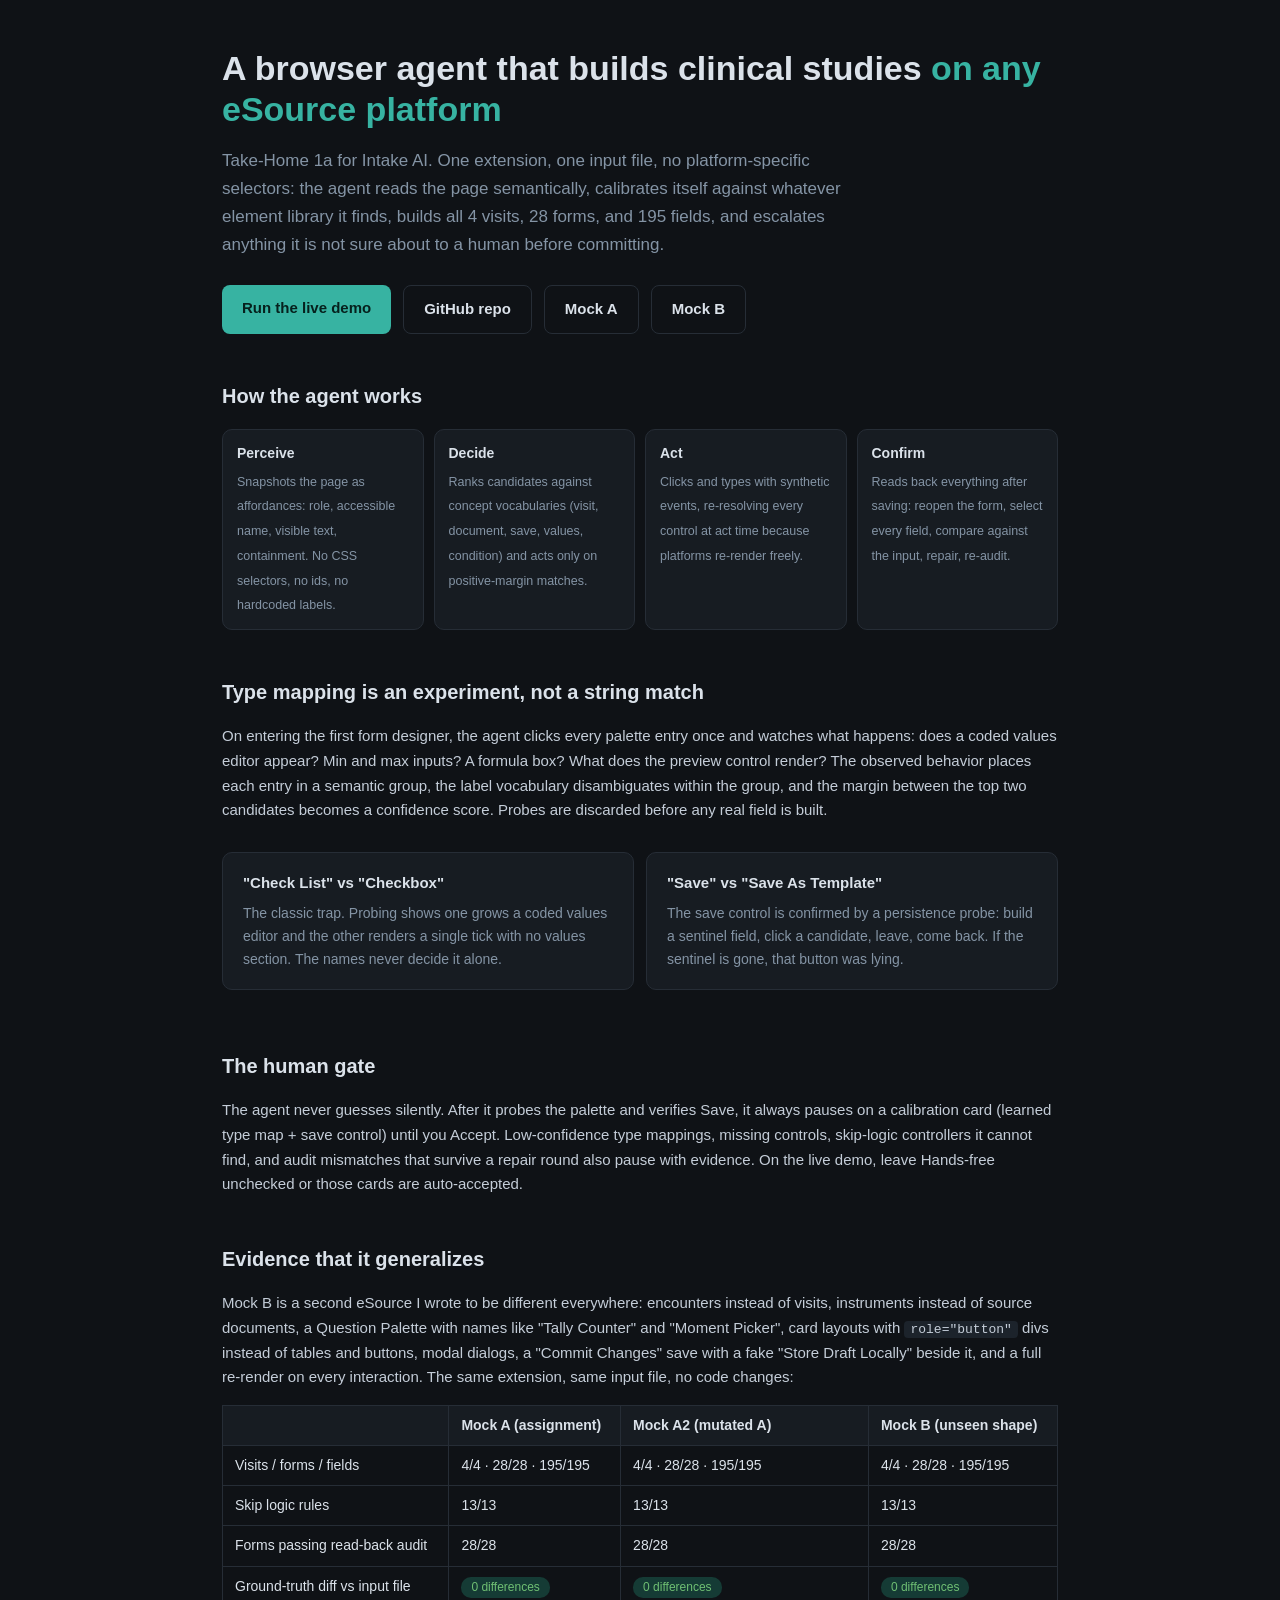
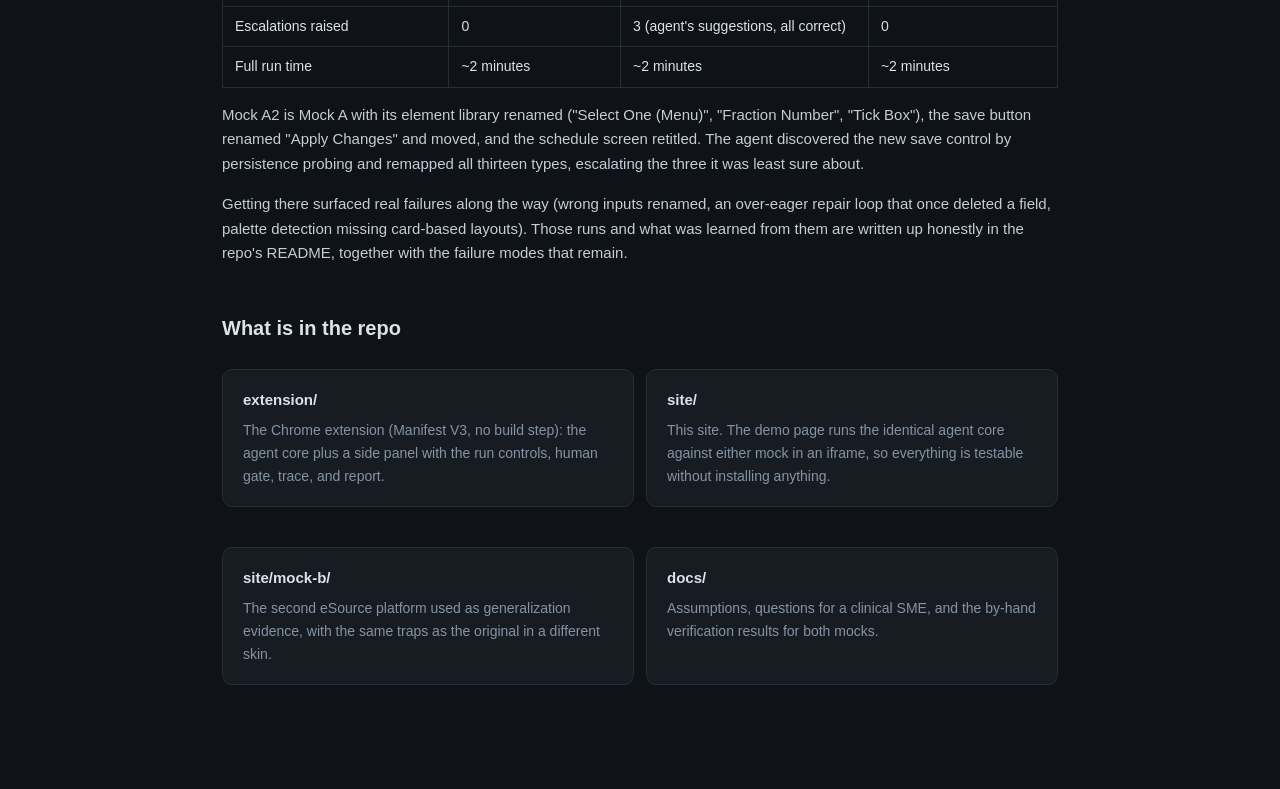
<file: site/index.html>
<!doctype html>
<html lang="en">
<head>
<meta charset="utf-8">
<meta name="viewport" content="width=device-width, initial-scale=1">
<title>Intake Study Builder Agent</title>
<style>
:root {
  --bg:#0f1216; --card:#171c22; --line:#262d36; --text:#dbe2ea; --muted:#8494a5;
  --accent:#37b3a2; --warn:#e6b04a; --good:#6fbf73;
}
* { box-sizing:border-box; }
body { margin:0; background:var(--bg); color:var(--text); font:15px/1.65 -apple-system,"Segoe UI",Roboto,sans-serif; }
.wrap { max-width:880px; margin:0 auto; padding:48px 22px 90px; }
h1 { font-size:34px; line-height:1.2; margin:0 0 10px; }
h1 .accent { color:var(--accent); }
.lede { color:var(--muted); font-size:17px; max-width:640px; }
.cta { margin:26px 0 40px; display:flex; gap:12px; flex-wrap:wrap; }
.cta a { text-decoration:none; padding:11px 20px; border-radius:8px; font-weight:600; }
.cta a.primary { background:var(--accent); color:#06211d; }
.cta a.ghost { border:1px solid var(--line); color:var(--text); }
h2 { font-size:20px; margin:46px 0 10px; }
p, li { color:#c4cdd8; }
.card { background:var(--card); border:1px solid var(--line); border-radius:10px; padding:18px 20px; margin:14px 0; }
.card h3 { margin:0 0 6px; font-size:15px; }
.card p { margin:6px 0 0; font-size:14px; color:var(--muted); }
.grid { display:grid; grid-template-columns:1fr 1fr; gap:12px; }
@media (max-width:700px){ .grid { grid-template-columns:1fr; } }
table { border-collapse:collapse; width:100%; font-size:14px; margin:10px 0; }
th, td { border:1px solid var(--line); padding:8px 12px; text-align:left; }
th { background:var(--card); }
code { background:#1c232b; border-radius:4px; padding:1px 6px; font-size:13px; }
.pill { display:inline-block; padding:1px 10px; border-radius:10px; font-size:12px; background:#153b35; color:var(--good); }
a { color:var(--accent); }
.flow { display:grid; grid-template-columns:repeat(4,1fr); gap:10px; margin:16px 0; }
.flow .step { background:var(--card); border:1px solid var(--line); border-radius:10px; padding:12px 14px; }
.flow b { display:block; margin-bottom:4px; font-size:14px; }
.flow span { font-size:12.5px; color:var(--muted); }
@media (max-width:700px){ .flow { grid-template-columns:1fr 1fr; } }
</style>
</head>
<body>
<div class="wrap">
  <h1>A browser agent that builds clinical studies <span class="accent">on any eSource platform</span></h1>
  <p class="lede">Take-Home 1a for Intake AI. One extension, one input file, no platform-specific selectors: the agent reads the page semantically, calibrates itself against whatever element library it finds, builds all 4 visits, 28 forms, and 195 fields, and escalates anything it is not sure about to a human before committing.</p>
  <div class="cta">
    <a class="primary" href="demo.html">Run the live demo</a>
    <a class="ghost" href="https://github.com/aravinds-kannappan/intake-ai-1a" target="_blank" rel="noreferrer">GitHub repo</a>
    <a class="ghost" href="mock-a/index.html" target="_blank" rel="noreferrer">Mock A</a>
    <a class="ghost" href="mock-b/index.html" target="_blank" rel="noreferrer">Mock B</a>
  </div>

  <h2>How the agent works</h2>
  <div class="flow">
    <div class="step"><b>Perceive</b><span>Snapshots the page as affordances: role, accessible name, visible text, containment. No CSS selectors, no ids, no hardcoded labels.</span></div>
    <div class="step"><b>Decide</b><span>Ranks candidates against concept vocabularies (visit, document, save, values, condition) and acts only on positive-margin matches.</span></div>
    <div class="step"><b>Act</b><span>Clicks and types with synthetic events, re-resolving every control at act time because platforms re-render freely.</span></div>
    <div class="step"><b>Confirm</b><span>Reads back everything after saving: reopen the form, select every field, compare against the input, repair, re-audit.</span></div>
  </div>

  <h2>Type mapping is an experiment, not a string match</h2>
  <p>On entering the first form designer, the agent clicks every palette entry once and watches what happens: does a coded values editor appear? Min and max inputs? A formula box? What does the preview control render? The observed behavior places each entry in a semantic group, the label vocabulary disambiguates within the group, and the margin between the top two candidates becomes a confidence score. Probes are discarded before any real field is built.</p>
  <div class="grid">
    <div class="card"><h3>"Check List" vs "Checkbox"</h3><p>The classic trap. Probing shows one grows a coded values editor and the other renders a single tick with no values section. The names never decide it alone.</p></div>
    <div class="card"><h3>"Save" vs "Save As Template"</h3><p>The save control is confirmed by a persistence probe: build a sentinel field, click a candidate, leave, come back. If the sentinel is gone, that button was lying.</p></div>
  </div>

  <h2>The human gate</h2>
  <p>The agent never guesses silently. After it probes the palette and verifies Save, it always pauses on a calibration card (learned type map + save control) until you Accept. Low-confidence type mappings, missing controls, skip-logic controllers it cannot find, and audit mismatches that survive a repair round also pause with evidence. On the live demo, leave Hands-free unchecked or those cards are auto-accepted.</p>

  <h2>Evidence that it generalizes</h2>
  <p>Mock B is a second eSource I wrote to be different everywhere: encounters instead of visits, instruments instead of source documents, a Question Palette with names like "Tally Counter" and "Moment Picker", card layouts with <code>role="button"</code> divs instead of tables and buttons, modal dialogs, a "Commit Changes" save with a fake "Store Draft Locally" beside it, and a full re-render on every interaction. The same extension, same input file, no code changes:</p>
  <table>
    <tr><th></th><th>Mock A (assignment)</th><th>Mock A2 (mutated A)</th><th>Mock B (unseen shape)</th></tr>
    <tr><td>Visits / forms / fields</td><td>4/4 · 28/28 · 195/195</td><td>4/4 · 28/28 · 195/195</td><td>4/4 · 28/28 · 195/195</td></tr>
    <tr><td>Skip logic rules</td><td>13/13</td><td>13/13</td><td>13/13</td></tr>
    <tr><td>Forms passing read-back audit</td><td>28/28</td><td>28/28</td><td>28/28</td></tr>
    <tr><td>Ground-truth diff vs input file</td><td><span class="pill">0 differences</span></td><td><span class="pill">0 differences</span></td><td><span class="pill">0 differences</span></td></tr>
    <tr><td>Escalations raised</td><td>0</td><td>3 (agent's suggestions, all correct)</td><td>0</td></tr>
    <tr><td>Full run time</td><td>~2 minutes</td><td>~2 minutes</td><td>~2 minutes</td></tr>
  </table>
  <p>Mock A2 is Mock A with its element library renamed ("Select One (Menu)", "Fraction Number", "Tick Box"), the save button renamed "Apply Changes" and moved, and the schedule screen retitled. The agent discovered the new save control by persistence probing and remapped all thirteen types, escalating the three it was least sure about.</p>
  <p>Getting there surfaced real failures along the way (wrong inputs renamed, an over-eager repair loop that once deleted a field, palette detection missing card-based layouts). Those runs and what was learned from them are written up honestly in the repo's README, together with the failure modes that remain.</p>

  <h2>What is in the repo</h2>
  <div class="grid">
    <div class="card"><h3>extension/</h3><p>The Chrome extension (Manifest V3, no build step): the agent core plus a side panel with the run controls, human gate, trace, and report.</p></div>
    <div class="card"><h3>site/</h3><p>This site. The demo page runs the identical agent core against either mock in an iframe, so everything is testable without installing anything.</p></div>
    <div class="card"><h3>site/mock-b/</h3><p>The second eSource platform used as generalization evidence, with the same traps as the original in a different skin.</p></div>
    <div class="card"><h3>docs/</h3><p>Assumptions, questions for a clinical SME, and the by-hand verification results for both mocks.</p></div>
  </div>
</div>
</body>
</html>
</file>
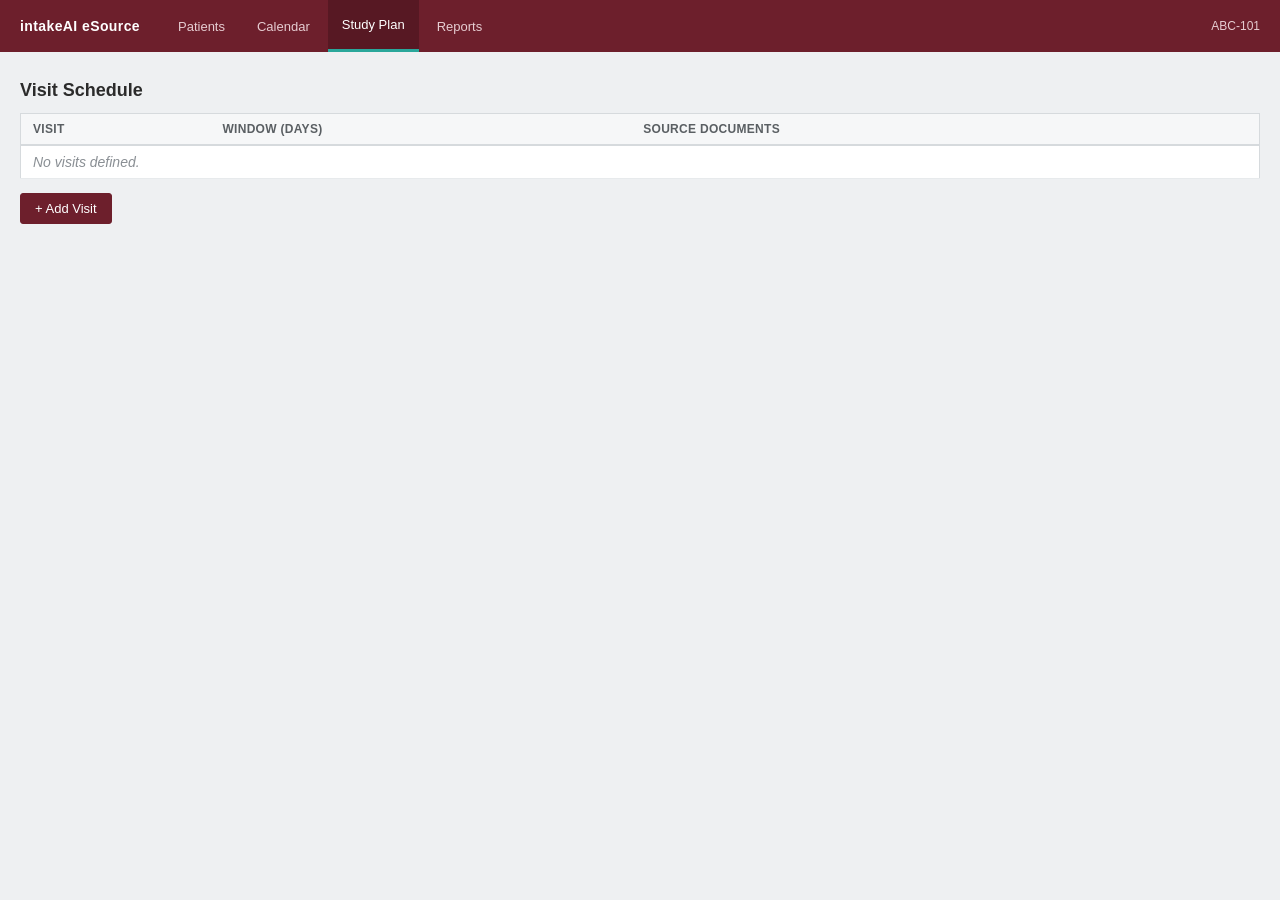
<file: site/mock-a/index.html>
<!doctype html>
<html lang="en">
  <head>
    <meta charset="UTF-8" />
    <meta name="viewport" content="width=device-width, initial-scale=1.0" />
    <title>intakeAI eSource — Mock A</title>
    <script type="module" crossorigin src="./assets/index-BrDr0NgD.js"></script>
    <link rel="stylesheet" crossorigin href="./assets/index-DS8niWJP.css">
  </head>
  <body>
    <div id="root"></div>
  </body>
</html>
</file>
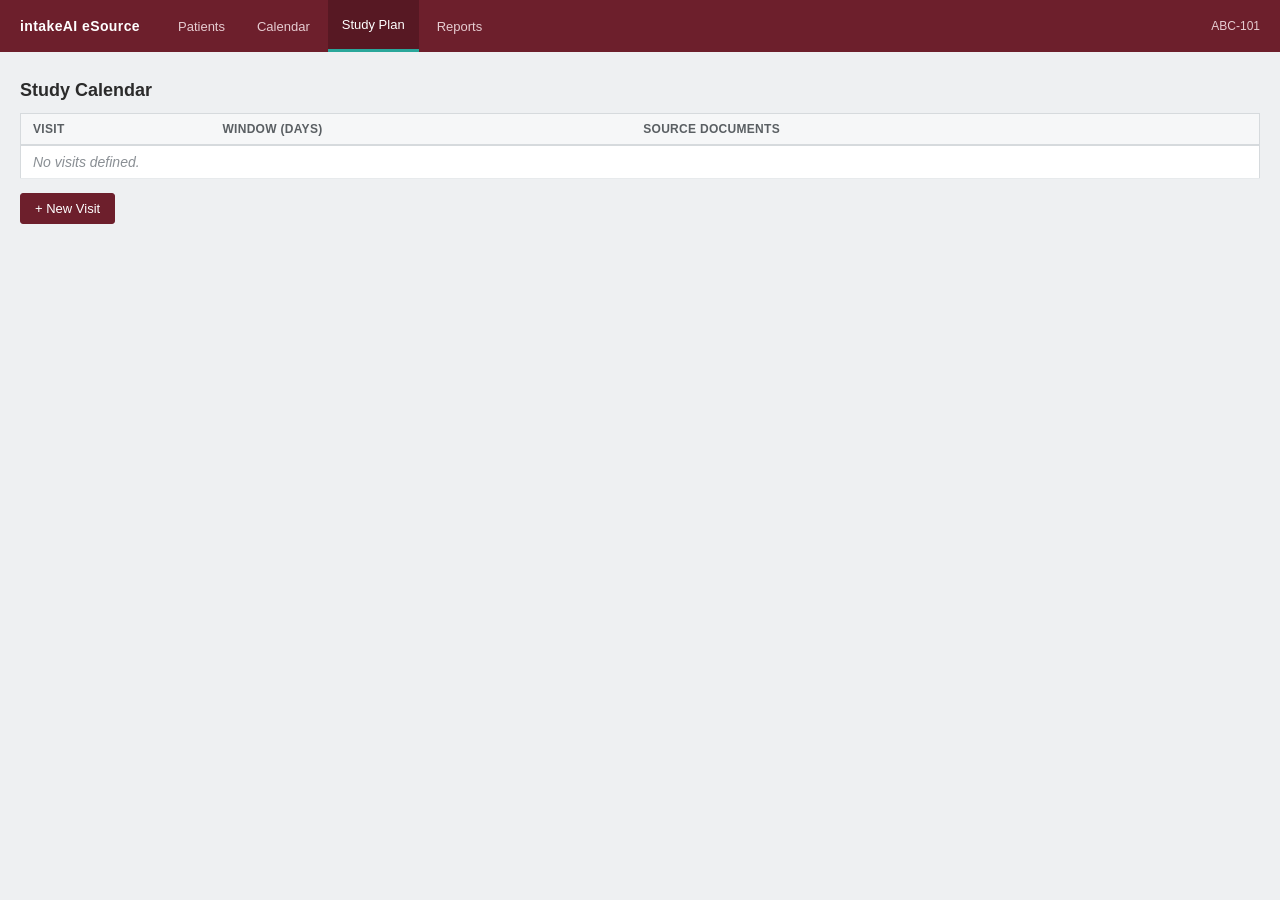
<file: site/mock-a2/index.html>
<!doctype html>
<html lang="en">
  <head>
    <meta charset="UTF-8" />
    <meta name="viewport" content="width=device-width, initial-scale=1.0" />
    <title>intakeAI eSource — Mock A</title>
    <script type="module" crossorigin src="./assets/index-Ca2R6UKJ.js"></script>
    <link rel="stylesheet" crossorigin href="./assets/index-DS8niWJP.css">
  </head>
  <body>
    <div id="root"></div>
  </body>
</html>
</file>
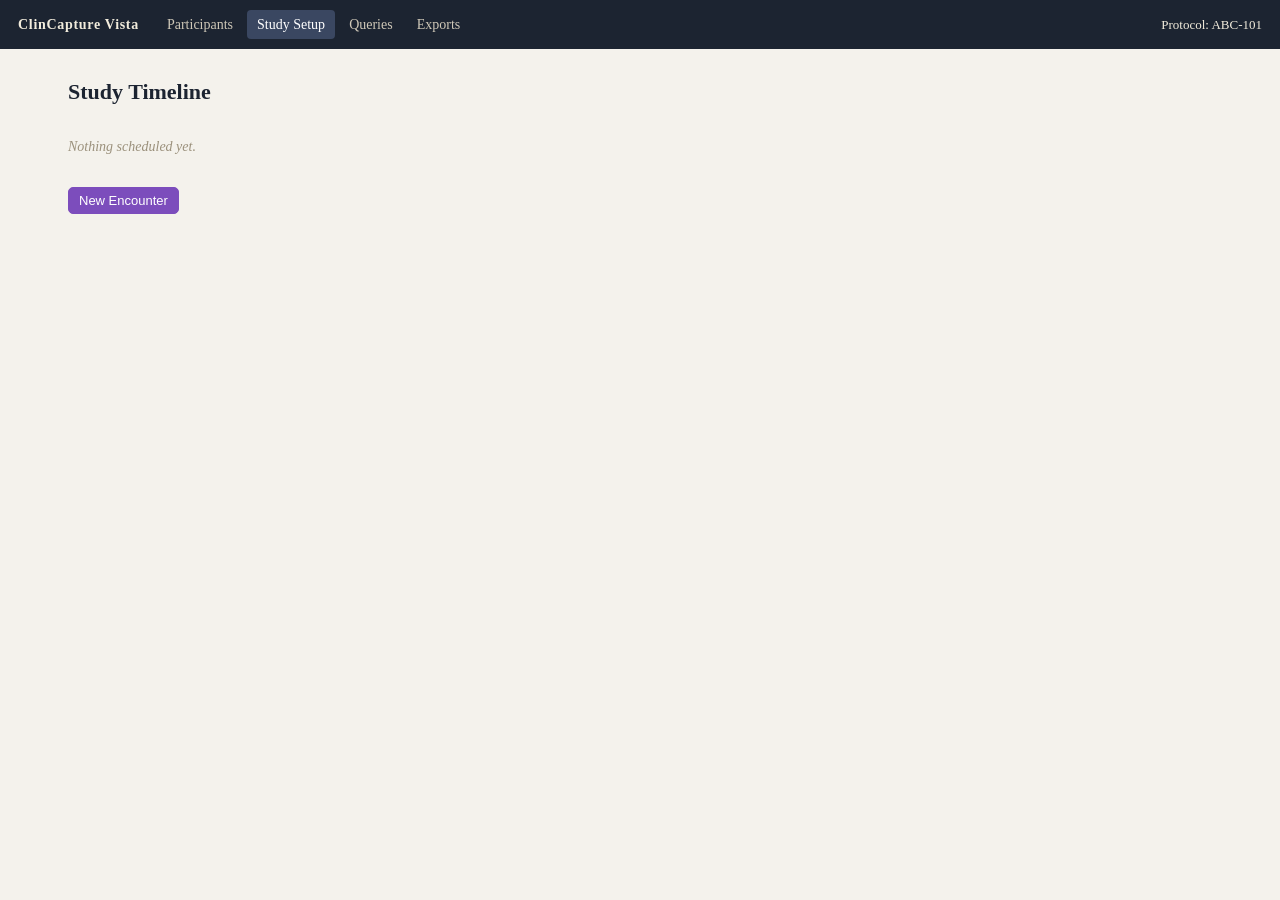
<file: site/mock-b/index.html>
<!doctype html>
<html lang="en">
<head>
<meta charset="utf-8">
<title>ClinCapture Vista — Mock B</title>
<style>
  :root { --ink:#1c2431; --paper:#f4f2ec; --card:#ffffff; --line:#d8d2c4; --pri:#7c4dbc; --acc:#2f6f4f; --warn:#a33; }
  * { box-sizing: border-box; }
  body { margin:0; font: 14px/1.5 Georgia, 'Times New Roman', serif; background: var(--paper); color: var(--ink); }
  .topbar { background: var(--ink); color:#f2ecdc; display:flex; align-items:center; gap:18px; padding: 10px 18px; }
  .topbar .logo { font-weight:bold; letter-spacing:.05em; }
  .topbar nav { display:flex; gap:4px; }
  .topbar nav [role="button"] { padding:4px 10px; border-radius:4px; cursor:pointer; color:#cfc8b8; }
  .topbar nav [role="button"].on { background:#3a4761; color:#fff; }
  main { max-width: 1180px; margin: 0 auto; padding: 22px 18px 80px; }
  h1 { font-size: 22px; margin: 4px 0 14px; }
  h2 { font-size: 17px; }
  .cardgrid { display:grid; grid-template-columns:repeat(auto-fill,minmax(230px,1fr)); gap:12px; }
  .enc-card, .inst-card { background:var(--card); border:1px solid var(--line); border-radius:8px; padding:12px 14px; }
  .enc-card [role="button"].title { color:var(--pri); font-size:16px; cursor:pointer; text-decoration:underline; }
  .chip { display:inline-block; font-size:11px; font-family: sans-serif; padding:1px 8px; border-radius:9px; background:#e5e0d2; margin-left:6px;}
  .chip.locked { background:#d9ecdf; color:var(--acc); }
  .rowbtns { margin-top:8px; display:flex; gap:6px; flex-wrap:wrap; }
  [role="button"].btn, button.btn { font: 13px sans-serif; background:#efece2; border:1px solid var(--line); border-radius:5px; padding:5px 10px; cursor:pointer; display:inline-block; }
  .btn.primary { background:var(--pri); border-color:var(--pri); color:#fff; }
  .btn.go { background:var(--acc); border-color:var(--acc); color:#fff; }
  .btn.quiet { background:transparent; }
  .modal-back { position:fixed; inset:0; background:rgba(20,16,10,.45); display:flex; align-items:center; justify-content:center; }
  .modal { background:var(--card); border-radius:10px; padding:18px 20px; width:430px; box-shadow:0 18px 50px rgba(0,0,0,.35); }
  .modal label, .setup label { display:block; margin:10px 0 2px; font: 12px sans-serif; color:#5a5240; }
  .modal input[type="text"], .modal input[type="number"], .setup input[type="text"], .setup select {
    width:100%; padding:6px 8px; border:1px solid var(--line); border-radius:5px; font:13px sans-serif; background:#fff; }
  .modal .foot { margin-top:14px; display:flex; gap:8px; justify-content:flex-end; }
  .designer { display:grid; grid-template-columns: 205px 1fr 300px; gap:14px; }
  .palette, .setup { background:var(--card); border:1px solid var(--line); border-radius:8px; padding:10px 12px; align-self:start; }
  .palette h3, .setup h3 { margin:2px 0 8px; font:bold 13px sans-serif; text-transform:uppercase; letter-spacing:.06em; color:#6b614c; }
  .palette [role="button"] { display:block; padding:6px 8px; margin:3px 0; border:1px dashed var(--line); border-radius:5px; cursor:pointer; font:13px sans-serif; background:#faf8f2; }
  .palette [role="button"]:hover { border-color:var(--pri); }
  .palette .ghosty { color:#9b917c; }
  .canvas { min-height:300px; }
  .qcard { background:var(--card); border:1px solid var(--line); border-radius:8px; padding:10px 14px; margin-bottom:10px; cursor:pointer; }
  .qcard.sel { border-color:var(--pri); box-shadow:0 0 0 2px #e4d8f5; }
  .qcard .qtitle { font-weight:bold; }
  .qcard .qmeta { font:11px sans-serif; color:#8b806a; margin-left:8px; }
  .qcard .qprev { margin-top:6px; }
  .qcard .qprev input, .qcard .qprev select, .qcard .qprev textarea { font:13px sans-serif; padding:4px 6px; border:1px solid var(--line); border-radius:4px; }
  .pillrow [role="button"] { display:inline-block; border:1px solid var(--line); border-radius:12px; padding:2px 12px; margin-right:6px; font:12px sans-serif; }
  fieldset { border:1px solid var(--line); border-radius:6px; margin-top:12px; }
  legend { font:bold 11px sans-serif; text-transform:uppercase; letter-spacing:.05em; color:#6b614c; padding:0 4px; }
  .vrow { display:grid; grid-template-columns:1fr 1.4fr auto; gap:6px; margin-bottom:6px; align-items:end; }
  .toolbar { display:flex; align-items:center; gap:10px; margin-bottom:14px; }
  .toolbar .title { font-size:18px; font-weight:bold; }
  .toolbar .spacer { flex:1; }
  .toast { position:fixed; right:18px; bottom:18px; background:var(--ink); color:#f5efe0; padding:9px 16px; border-radius:7px; font:13px sans-serif; }
  .crumb { font:12px sans-serif; color:#877c64; margin-bottom:8px; }
  .empty { color:#9b917c; font-style:italic; }
</style>
</head>
<body>
<div id="app"></div>
<script>
'use strict';
/*
 * Mock B — "ClinCapture Vista". A deliberately different eSource surface for
 * generalization testing: different words for everything (Encounters,
 * Instruments, Questions, a Question Palette), different DOM (role=button
 * divs, cards instead of tables, modal dialogs), different save flow
 * ("Commit Changes", with a fake "Store Draft Locally" beside it), and a
 * palette in a different order with different names. Same traps as Mock A:
 * navigation discards the working copy, the fake save persists nothing,
 * Lock refuses while dirty, and an inert import entry sits in the palette.
 */
let seq = 0;
const nid = (p) => p + (++seq);

const TYPES = [
  { key: 'shortans', label: 'Short Answer',   canonical: 'text' },
  { key: 'meas',     label: 'Measurement',    canonical: 'decimal' },
  { key: 'yesno',    label: 'Yes or No',      canonical: 'boolean' },
  { key: 'menu',     label: 'Selector Menu',  canonical: 'single_select' },
  { key: 'day',      label: 'Day Picker',     canonical: 'date' },
  { key: 'pickseveral', label: 'Pick Several', canonical: 'multi_select' },
  { key: 'tick',     label: 'Single Tick',    canonical: 'checkbox' },
  { key: 'tally',    label: 'Tally Counter',  canonical: 'integer' },
  { key: 'moment',   label: 'Moment Picker',  canonical: 'datetime' },
  { key: 'optbtn',   label: 'Option Buttons', canonical: 'radio' },
  { key: 'longans',  label: 'Long Answer',    canonical: 'textarea' },
  { key: 'clock',    label: 'Clock Reading',  canonical: 'time' },
  { key: 'computed', label: 'Computed Value', canonical: 'calculated' },
];
const typeOf = (key) => TYPES.find((t) => t.key === key);
const CODED = new Set(['menu', 'pickseveral', 'optbtn']);
const RANGED = new Set(['tally', 'meas']);

const state = {
  study: { name: 'ABC-101', visits: [] },
  route: { kind: 'timeline' },
  modal: null,          // {kind:'encounter'|'instrument', draft:{}}
  working: null,        // deep copy of instrument under design
  workingVisitId: null,
  dirty: false,
  selectedQ: null,
  toast: null,
};

const copy = (o) => JSON.parse(JSON.stringify(o));

function resetAll() {
  seq = 0;
  state.study = { name: 'ABC-101', visits: [] };
  state.route = { kind: 'timeline' };
  state.modal = null; state.working = null; state.workingVisitId = null;
  state.dirty = false; state.selectedQ = null; state.toast = null;
  render();
}

// Navigation discards everything unsaved, without asking.
function go(route) {
  state.route = route;
  state.modal = null; state.working = null; state.workingVisitId = null;
  state.dirty = false; state.selectedQ = null; state.toast = null;
  render();
}

function toast(msg) { state.toast = msg; render(); }

// ── helpers ──────────────────────────────────────────────────────────────────
function el(tag, attrs = {}, kids = []) {
  const n = document.createElement(tag);
  for (const [k, v] of Object.entries(attrs)) {
    if (k === 'onclick') n.addEventListener('click', v);
    else if (k === 'oninput') n.addEventListener('input', v);
    else if (k === 'onchange') n.addEventListener('change', v);
    else n.setAttribute(k, v);
  }
  for (const kid of kids) n.append(kid);
  return n;
}
const btn = (label, cls, onclick) => el('div', { role: 'button', tabindex: '0', class: 'btn ' + cls, onclick }, [label]);

// ── screens ──────────────────────────────────────────────────────────────────
function render() {
  const app = document.getElementById('app');
  app.replaceChildren(chrome_(), el('main', {}, screen()), ...(state.toast ? [el('div', { class: 'toast', role: 'status' }, [state.toast])] : []), ...(state.modal ? [modal()] : []));
}

function chrome_() {
  return el('div', { class: 'topbar' }, [
    el('div', { class: 'logo' }, ['ClinCapture Vista']),
    el('nav', { 'aria-label': 'Areas' }, [
      el('div', { role: 'button' }, ['Participants']),
      el('div', { role: 'button', class: 'on', 'aria-current': 'page' }, ['Study Setup']),
      el('div', { role: 'button' }, ['Queries']),
      el('div', { role: 'button' }, ['Exports']),
    ]),
    el('div', { style: 'margin-left:auto;font-size:13px' }, ['Protocol: ' + state.study.name]),
  ]);
}

function screen() {
  if (state.route.kind === 'timeline') return timeline();
  if (state.route.kind === 'encounter') return encounter();
  if (state.route.kind === 'designer') return designer();
  return [el('p', {}, ['?'])];
}

function timeline() {
  const kids = [el('h1', {}, ['Study Timeline'])];
  const grid = el('div', { class: 'cardgrid' });
  for (const v of state.study.visits) {
    grid.append(el('div', { class: 'enc-card' }, [
      el('div', { role: 'button', tabindex: '0', class: 'title', onclick: () => go({ kind: 'encounter', visitId: v.id }) }, [v.name]),
      el('div', { style: 'font:12px sans-serif;color:#877c64;margin-top:4px' }, ['Study days ' + v.windowStart + ' through ' + v.windowEnd]),
      el('div', { style: 'font:12px sans-serif;color:#877c64' }, [v.forms.length + ' instruments']),
    ]));
  }
  if (!state.study.visits.length) grid.append(el('p', { class: 'empty' }, ['Nothing scheduled yet.']));
  kids.push(grid);
  kids.push(el('div', { style: 'margin-top:16px' }, [btn('New Encounter', 'primary', () => { state.modal = { kind: 'encounter', draft: { name: '', ws: '', we: '' } }; render(); })]));
  return kids;
}

function encounter() {
  const v = state.study.visits.find((x) => x.id === state.route.visitId);
  if (!v) return [el('p', {}, ['Missing encounter.'])];
  const kids = [
    el('div', { class: 'crumb' }, ['Study Setup › Timeline › ' + v.name]),
    el('div', {}, [btn('Back to Timeline', 'quiet', () => go({ kind: 'timeline' }))]),
    el('h1', {}, [v.name + ' · Instruments']),
  ];
  const grid = el('div', { class: 'cardgrid' });
  for (const f of v.forms) {
    const actions = [];
    if (f.status === 'draft') {
      actions.push(btn('Open Designer', 'go', () => openDesigner(v.id, f.id)));
      actions.push(btn('Lock', '', () => { f.status = 'locked'; render(); }));
    } else {
      actions.push(btn('New Revision', '', () => { f.status = 'draft'; f.rev += 1; render(); }));
    }
    actions.push(btn('Detach', 'quiet', () => {
      if (f.status === 'locked') { toast('Locked instruments cannot be detached.'); return; }
      v.forms = v.forms.filter((x) => x.id !== f.id); render();
    }));
    grid.append(el('div', { class: 'inst-card' }, [
      el('div', {}, [
        el('span', { style: 'font-weight:bold' }, [f.name]),
        el('span', { class: 'chip' + (f.status === 'locked' ? ' locked' : '') }, [f.status === 'locked' ? 'Locked r' + f.rev : 'Draft r' + f.rev]),
      ]),
      el('div', { style: 'font:12px sans-serif;color:#877c64;margin-top:3px' }, [f.repeating ? 'Log style: many entries per encounter' : 'Single entry', ' · ', f.questions.length + ' questions']),
      el('div', { class: 'rowbtns' }, actions),
    ]));
  }
  if (!v.forms.length) grid.append(el('p', { class: 'empty' }, ['No instruments attached.']));
  kids.push(grid);
  kids.push(el('div', { style: 'margin-top:16px' }, [btn('Attach Instrument', 'primary', () => { state.modal = { kind: 'instrument', draft: { name: '', log: false } }; render(); })]));
  return kids;
}

function modal() {
  const m = state.modal;
  const inner = el('div', { class: 'modal', role: 'dialog', 'aria-modal': 'true' });
  if (m.kind === 'encounter') {
    inner.append(
      el('h2', {}, ['New Encounter']),
      el('label', {}, ['Encounter Title', el('input', { type: 'text', value: m.draft.name, oninput: (e) => { m.draft.name = e.target.value; } })]),
      el('label', {}, ['Opens On (Study Day)', el('input', { type: 'number', value: m.draft.ws, oninput: (e) => { m.draft.ws = e.target.value; } })]),
      el('label', {}, ['Closes On (Study Day)', el('input', { type: 'number', value: m.draft.we, oninput: (e) => { m.draft.we = e.target.value; } })]),
      el('div', { class: 'foot' }, [
        btn('Dismiss', 'quiet', () => { state.modal = null; render(); }),
        btn('Create Encounter', 'primary', () => {
          if (!m.draft.name.trim()) return;
          state.study.visits.push({ id: nid('e'), name: m.draft.name.trim(), windowStart: m.draft.ws, windowEnd: m.draft.we, forms: [] });
          state.modal = null; render();
        }),
      ]),
    );
  } else if (m.kind === 'instrument') {
    const v = state.study.visits.find((x) => x.id === state.route.visitId);
    inner.append(
      el('h2', {}, ['Attach Instrument']),
      el('label', {}, ['Instrument Title', el('input', { type: 'text', value: m.draft.name, oninput: (e) => { m.draft.name = e.target.value; } })]),
      el('label', {}, [
        el('input', { type: 'checkbox', ...(m.draft.log ? { checked: '' } : {}), onchange: (e) => { m.draft.log = e.target.checked; }, style: 'width:auto;margin-right:6px' }),
        'Collects many entries per encounter (log)',
      ]),
      el('div', { class: 'foot' }, [
        btn('Dismiss', 'quiet', () => { state.modal = null; render(); }),
        btn('Attach', 'primary', () => {
          if (!m.draft.name.trim() || !v) return;
          v.forms.push({ id: nid('i'), name: m.draft.name.trim(), repeating: m.draft.log, status: 'draft', rev: 1, questions: [] });
          state.modal = null; render();
        }),
      ]),
    );
  }
  return el('div', { class: 'modal-back' }, [inner]);
}

// ── designer ─────────────────────────────────────────────────────────────────
function openDesigner(visitId, formId) {
  const v = state.study.visits.find((x) => x.id === visitId);
  const f = v && v.forms.find((x) => x.id === formId);
  if (!f || f.status !== 'draft') return;
  state.route = { kind: 'designer', visitId, formId };
  state.working = copy(f);
  state.workingVisitId = visitId;
  state.dirty = false;
  state.selectedQ = null;
  state.toast = null;
  render();
}

function commitWorking() {
  const v = state.study.visits.find((x) => x.id === state.route.visitId);
  if (!v || !state.working) return;
  v.forms = v.forms.map((f) => (f.id === state.working.id ? copy(state.working) : f));
  state.dirty = false;
  toast('Changes committed.');
}

function designer() {
  const v = state.study.visits.find((x) => x.id === state.route.visitId);
  const w = state.working;
  if (!v || !w) return [el('p', {}, ['Nothing open.'])];
  const bar = el('div', { class: 'toolbar' }, [
    btn('Back to Encounter', 'quiet', () => go({ kind: 'encounter', visitId: v.id })),
    el('span', { class: 'title' }, [w.name]),
    el('span', { style: 'font:12px sans-serif;color:#877c64' }, ['revision ' + w.rev + (state.dirty ? ' · uncommitted edits' : '')]),
    el('span', { class: 'spacer' }, []),
    // Sits where a save sits, looks like a save, is not a save.
    btn('Store Draft Locally', '', () => toast('Draft stored on this device.')),
    btn('Commit Changes', 'go', () => commitWorking()),
    btn('Lock', 'primary', () => {
      if (state.dirty) { toast('Commit your changes before locking.'); return; }
      const f = v.forms.find((x) => x.id === w.id);
      if (f) f.status = 'locked';
      toast('Instrument locked.');
    }),
  ]);

  const palette = el('aside', { class: 'palette' }, [el('h3', {}, ['Question Palette'])]);
  for (const t of TYPES) {
    palette.append(el('div', { role: 'button', tabindex: '0', onclick: () => addQuestion(t.key) }, [t.label]));
  }
  palette.append(el('div', { role: 'button', tabindex: '0', class: 'ghosty' }, ['Import From Template Library…']));

  const canvas = el('section', { class: 'canvas' });
  if (!w.questions.length) canvas.append(el('p', { class: 'empty' }, ['Pick a question style from the palette to begin.']));
  for (const q of w.questions) canvas.append(qcard(q));

  return [el('div', { class: 'crumb' }, ['Study Setup › ' + v.name + ' › ' + w.name]), bar, el('div', { class: 'designer' }, [palette, canvas, setupPanel()])];
}

function addQuestion(key) {
  const q = { id: nid('q'), key, label: 'Untitled Question', required: false, min: '', max: '', units: '', precision: '', formula: '', values: [], vis: { mode: 'always', whenId: '', equals: '' } };
  state.working.questions.push(q);
  state.selectedQ = q.id;
  state.dirty = true;
  render();
}

function selQ() { return state.working && state.working.questions.find((q) => q.id === state.selectedQ); }
function patchQ(patch) { const q = selQ(); if (q) { Object.assign(q, patch); state.dirty = true; render(); } }

function qcard(q) {
  const t = typeOf(q.key);
  const meta = [t.label];
  if (q.required) meta.push('required');
  if (q.vis.mode === 'when') meta.push('conditional');
  const card = el('div', { class: 'qcard' + (q.id === state.selectedQ ? ' sel' : ''), role: 'button', tabindex: '0', onclick: () => { state.selectedQ = q.id; render(); } }, [
    el('div', {}, [el('span', { class: 'qtitle' }, [q.label + (q.required ? ' *' : '')]), el('span', { class: 'qmeta' }, [meta.join(' · ')])]),
  ]);
  card.append(el('div', { class: 'qprev' }, qPreview(q)));
  return card;
}

/** Inert previews. Native input types where they exist; no listeners anywhere. */
function qPreview(q) {
  switch (q.key) {
    case 'shortans': return [el('input', { type: 'text', 'aria-label': q.label })];
    case 'longans': return [el('textarea', { rows: '2', 'aria-label': q.label })];
    case 'tally': case 'meas': return [el('input', { type: 'number', 'aria-label': q.label, style: 'width:110px' }), el('span', { style: 'font:12px sans-serif;margin-left:5px' }, [q.units])];
    case 'day': return [el('input', { type: 'date', 'aria-label': q.label })];
    case 'clock': return [el('input', { type: 'time', 'aria-label': q.label })];
    case 'moment': return [el('input', { type: 'datetime-local', 'aria-label': q.label })];
    case 'yesno': return [el('span', { class: 'pillrow' }, [el('div', { role: 'button' }, ['Yes']), el('div', { role: 'button' }, ['No'])])];
    case 'tick': return [el('span', {}, [el('input', { type: 'checkbox', 'aria-label': q.label }), ' ', q.label])];
    case 'menu': { const s = el('select', { 'aria-label': q.label }); s.append(el('option', {}, ['(choose)'])); for (const val of q.values) s.append(el('option', {}, [val.label])); return [s]; }
    case 'optbtn': case 'pickseveral': {
      if (!q.values.length) return [el('span', { class: 'empty' }, ['No choices defined yet.'])];
      const kind = q.key === 'optbtn' ? 'radio' : 'checkbox';
      return q.values.map((val) => el('span', { style: 'margin-right:10px' }, [el('input', { type: kind, 'aria-label': q.label + ': ' + val.label }), ' ', val.label]));
    }
    case 'computed': return [el('input', { type: 'text', readonly: '', 'aria-label': q.label, value: q.formula ? '= ' + q.formula : '= (no rule)' })];
  }
  return [];
}

function setupPanel() {
  const panel = el('aside', { class: 'setup' }, [el('h3', {}, ['Question Setup'])]);
  const q = selQ();
  if (!q) { panel.append(el('p', { class: 'empty' }, ['Select a question on the canvas.'])); return panel; }
  panel.append(el('label', {}, ['Question Text', el('input', { type: 'text', value: q.label, oninput: (e) => patchQ({ label: e.target.value }) })]));
  panel.append(el('label', {}, [
    el('input', { type: 'checkbox', ...(q.required ? { checked: '' } : {}), onchange: (e) => patchQ({ required: e.target.checked }), style: 'width:auto;margin-right:6px' }),
    'Must be answered',
  ]));
  if (RANGED.has(q.key)) {
    const fs = el('fieldset', {}, [el('legend', {}, ['Accepted Range'])]);
    fs.append(el('label', {}, ['Lowest Accepted', el('input', { type: 'text', value: q.min, oninput: (e) => patchQ({ min: e.target.value }) })]));
    fs.append(el('label', {}, ['Highest Accepted', el('input', { type: 'text', value: q.max, oninput: (e) => patchQ({ max: e.target.value }) })]));
    fs.append(el('label', {}, ['Unit of Measure', el('input', { type: 'text', value: q.units, oninput: (e) => patchQ({ units: e.target.value }) })]));
    if (q.key === 'meas') fs.append(el('label', {}, ['Precision (digits)', el('input', { type: 'text', value: q.precision, oninput: (e) => patchQ({ precision: e.target.value }) })]));
    panel.append(fs);
  }
  if (q.key === 'computed') {
    panel.append(el('label', {}, ['Computation Rule', el('input', { type: 'text', value: q.formula, oninput: (e) => patchQ({ formula: e.target.value }) })]));
  }
  if (CODED.has(q.key)) {
    const fs = el('fieldset', {}, [el('legend', {}, ['Answer Choices'])]);
    q.values.forEach((val, i) => {
      fs.append(el('div', { class: 'vrow' }, [
        el('label', {}, ['Stored Code', el('input', { type: 'text', value: val.code, oninput: (e) => { val.code = e.target.value; state.dirty = true; } })]),
        el('label', {}, ['Shown Text', el('input', { type: 'text', value: val.label, oninput: (e) => { val.label = e.target.value; state.dirty = true; } })]),
        btn('Remove', 'quiet', () => { q.values.splice(i, 1); state.dirty = true; render(); }),
      ]));
    });
    fs.append(btn('Add Choice', '', () => { q.values.push({ code: '', label: '' }); state.dirty = true; render(); }));
    panel.append(fs);
  }
  const fs = el('fieldset', {}, [el('legend', {}, ['Display Rule'])]);
  const cond = el('select', { onchange: (e) => patchQ({ vis: e.target.value === 'when' ? { mode: 'when', whenId: '', equals: '' } : { mode: 'always', whenId: '', equals: '' } }) });
  cond.append(el('option', { value: 'always' }, ['Always displayed']));
  const oWhen = el('option', { value: 'when' }, ['Displayed only when…']);
  if (q.vis.mode === 'when') oWhen.setAttribute('selected', '');
  cond.append(oWhen);
  fs.append(el('label', {}, ['Display Condition', cond]));
  if (q.vis.mode === 'when') {
    const who = el('select', { onchange: (e) => { q.vis.whenId = e.target.value; state.dirty = true; render(); } });
    who.append(el('option', { value: '' }, ['(pick a question)']));
    for (const other of state.working.questions) {
      if (other.id === q.id) continue;
      const o = el('option', { value: other.id }, [other.label]);
      if (other.id === q.vis.whenId) o.setAttribute('selected', '');
      who.append(o);
    }
    fs.append(el('label', {}, ['Controlling Question', who]));
    fs.append(el('label', {}, ['Required Answer', el('input', { type: 'text', value: q.vis.equals, oninput: (e) => { q.vis.equals = e.target.value; state.dirty = true; } })]));
  }
  panel.append(fs);
  panel.append(el('div', { style: 'margin-top:14px' }, [btn('Remove Question', 'quiet', () => {
    state.working.questions = state.working.questions.filter((x) => x.id !== state.selectedQ);
    state.selectedQ = null; state.dirty = true; render();
  })]));
  return panel;
}

// ── read oracle (for humans checking their work; agents must not use it) ─────
window.__readState = () => copy({
  platform: 'esource-mock-b',
  specVersion: 'esource-mock-b/1.0.0',
  study: {
    name: state.study.name,
    visits: state.study.visits.map((v) => ({
      name: v.name, windowStart: String(v.windowStart), windowEnd: String(v.windowEnd),
      forms: v.forms.map((f) => ({
        name: f.name, repeating: !!f.repeating, status: f.status === 'locked' ? 'active' : 'draft',
        fields: f.questions.map((q) => ({
          label: q.label, type: typeOf(q.key).canonical, required: !!q.required,
          options: q.values.map((x) => ({ code: x.code, label: x.label })),
          min: q.min, max: q.max, units: q.units, formula: q.formula,
          skipLogic: q.vis.mode === 'when'
            ? { whenFieldLabel: (f.questions.find((o) => o.id === q.vis.whenId) || {}).label || '', equalsValue: q.vis.equals }
            : null,
        })),
      })),
    })),
  },
});
window.__resetState = resetAll;
window.__exportState = () => JSON.stringify(window.__readState(), null, 2);
window.__mockPlatform = 'esource-mock-b';

if (new URLSearchParams(location.search).get('reset') === '1') resetAll();
else render();
</script>
</body>
</html>
</file>
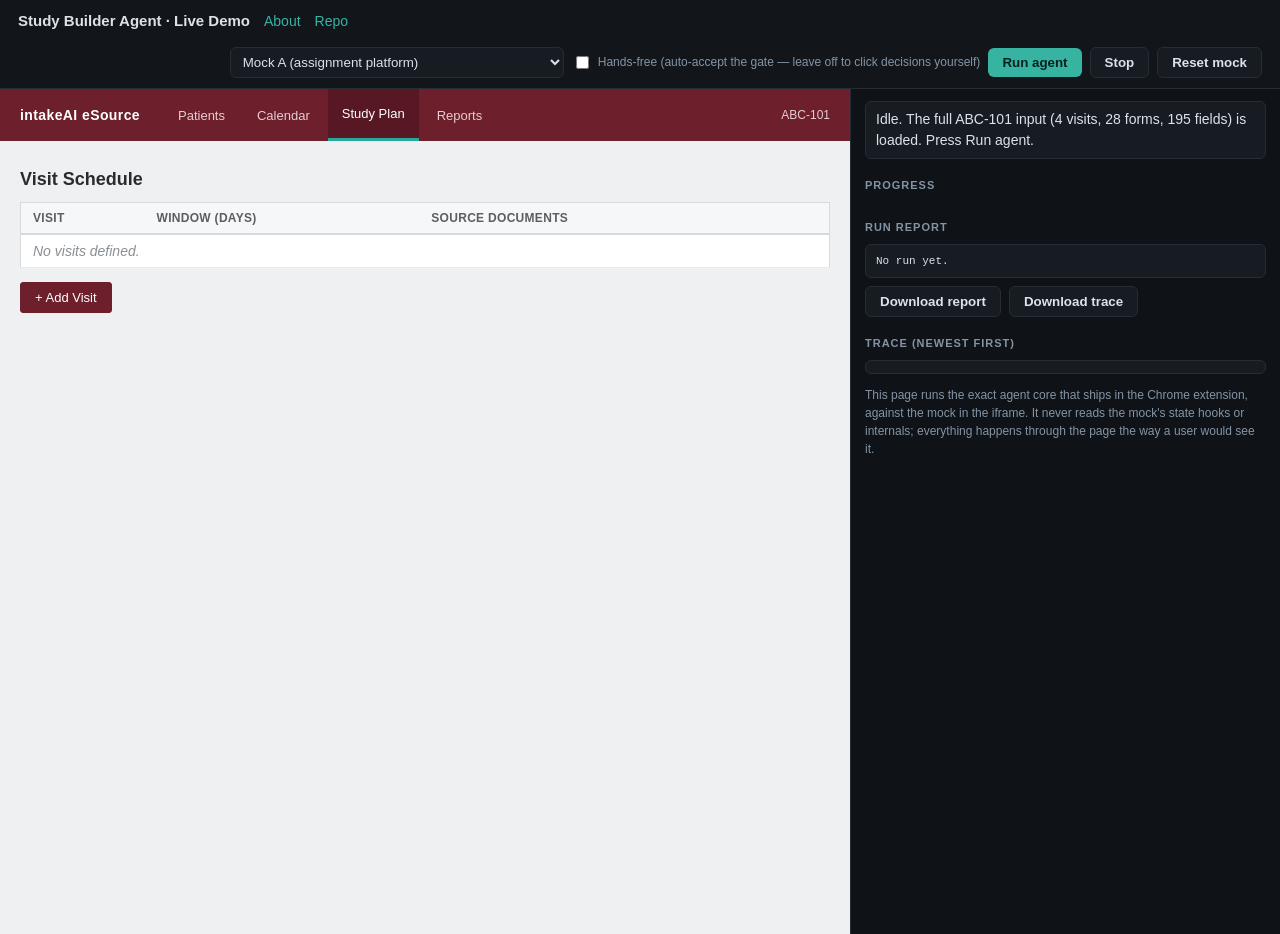
<file: site/demo.html>
<!doctype html>
<html lang="en">
<head>
<meta charset="utf-8">
<meta name="viewport" content="width=device-width, initial-scale=1">
<title>Live Demo — Intake Study Builder Agent</title>
<style>
:root {
  --bg:#0f1216; --card:#171c22; --line:#262d36; --text:#dbe2ea; --muted:#8494a5;
  --accent:#37b3a2; --warn:#e6b04a; --bad:#e06666; --good:#6fbf73;
}
* { box-sizing:border-box; }
body { margin:0; background:var(--bg); color:var(--text); font:14px/1.5 -apple-system,"Segoe UI",Roboto,sans-serif; }
header.top { display:flex; align-items:center; gap:14px; padding:10px 18px; border-bottom:1px solid var(--line); background:#12161b; flex-wrap:wrap; }
header.top a { color:var(--accent); text-decoration:none; }
header.top .t { font-weight:700; font-size:15px; }
.controls { display:flex; gap:8px; align-items:center; margin-left:auto; flex-wrap:wrap; }
select, button { font:13px inherit; }
select { background:var(--card); color:var(--text); border:1px solid var(--line); border-radius:6px; padding:6px 8px; }
button { background:var(--accent); color:#06211d; font-weight:600; border:0; border-radius:6px; padding:7px 14px; cursor:pointer; }
button:disabled { background:var(--line); color:var(--muted); cursor:default; }
button.secondary { background:var(--card); color:var(--text); border:1px solid var(--line); }
.layout { display:grid; grid-template-columns:minmax(0,1fr) 430px; height:calc(100vh - 55px); }
iframe { width:100%; height:100%; border:0; background:#fff; }
.panel { border-left:1px solid var(--line); overflow:auto; padding:12px 14px 40px; }
.panel h2 { font-size:11px; text-transform:uppercase; letter-spacing:.09em; color:var(--muted); margin:18px 0 8px; }
.status { padding:7px 10px; background:var(--card); border:1px solid var(--line); border-radius:6px; }
.counters { display:grid; grid-template-columns:1fr 1fr 1fr; gap:6px; }
.counter { background:var(--card); border:1px solid var(--line); border-radius:6px; padding:6px 9px; }
.counter b { font-size:15px; display:block; }
.counter span { color:var(--muted); font-size:11px; }
#gate { border:1px solid var(--warn); border-radius:8px; padding:10px; background:#1d1a12; margin-top:14px; position:sticky; top:8px; z-index:5; }
#gate[hidden] { display:none !important; }
#gate .q { font-weight:600; margin-bottom:6px; }
#gate .evidence { color:var(--muted); font-size:12px; margin:6px 0; white-space:pre-wrap; }
#gate button { display:block; width:100%; text-align:left; margin:4px 0; background:var(--card); color:var(--text); border:1px solid var(--line); }
#gate button:hover { border-color:var(--accent); }
#gate .detail { color:var(--muted); font-weight:400; font-size:11px; }
#log { max-height:300px; overflow:auto; background:var(--card); border:1px solid var(--line); border-radius:6px; padding:6px 8px; font-family:ui-monospace,monospace; font-size:11px; }
#log div { border-bottom:1px solid #1d232b; padding:2px 0; white-space:pre-wrap; }
#log .escalate,#log .warn { color:var(--warn); } #log .error { color:var(--bad); } #log .verify { color:var(--good); } #log .statusmsg { color:#9fc3e8; }
#report { background:var(--card); border:1px solid var(--line); border-radius:6px; padding:8px 10px; white-space:pre-wrap; font-family:ui-monospace,monospace; font-size:11px; }
label.chk { color:var(--muted); font-size:12px; display:flex; gap:6px; align-items:center; }
.muted { color:var(--muted); font-size:12px; }
@media (max-width: 900px){ .layout { grid-template-columns:1fr; grid-template-rows: 55vh auto; height:auto; } }
</style>
</head>
<body>
<header class="top">
  <span class="t">Study Builder Agent · Live Demo</span>
  <a href="index.html">About</a>
  <a href="https://github.com/aravinds-kannappan/intake-ai-1a" target="_blank" rel="noreferrer">Repo</a>
  <div class="controls">
    <select id="mockSel" title="Which eSource mock to build into">
      <option value="mock-a/index.html">Mock A (assignment platform)</option>
      <option value="mock-a2/index.html">Mock A2 (mutated: renamed palette, moved save)</option>
      <option value="mock-b/index.html">Mock B (my second platform)</option>
    </select>
    <label class="chk"><input type="checkbox" id="handsfree"> Hands-free (auto-accept the gate — leave off to click decisions yourself)</label>
    <button id="run">Run agent</button>
    <button id="stop" class="secondary" disabled>Stop</button>
    <button id="reset" class="secondary">Reset mock</button>
  </div>
</header>

<div class="layout">
  <iframe id="mock" src="mock-a/index.html"></iframe>
  <div class="panel">
    <div class="status" id="status">Idle. The full ABC-101 input (4 visits, 28 forms, 195 fields) is loaded. Press Run agent.</div>
    <div id="gate" hidden></div>
    <h2>Progress</h2>
    <div class="counters" id="counters"></div>
    <h2>Run report</h2>
    <div id="report">No run yet.</div>
    <div style="margin-top:8px; display:flex; gap:8px;">
      <button id="dlReport" class="secondary">Download report</button>
      <button id="dlTrace" class="secondary">Download trace</button>
    </div>
    <h2>Trace (newest first)</h2>
    <div id="log"></div>
    <p class="muted">This page runs the exact agent core that ships in the Chrome extension, against the mock in the iframe. It never reads the mock's state hooks or internals; everything happens through the page the way a user would see it.</p>
  </div>
</div>

<script src="agent/lexicon.js"></script>
<script src="agent/snapshot.js"></script>
<script src="agent/actions.js"></script>
<script src="agent/mapper.js"></script>
<script src="agent/flows.js"></script>
<script src="agent/verify.js"></script>
<script src="agent/orchestrator.js"></script>
<script>
(function(){
'use strict';
const $ = (id)=>document.getElementById(id);
const logEl = $('log');
let running = false, controller = {}, lastResult = null;

function line(cls, text){
  const d = document.createElement('div');
  d.className = cls; d.textContent = text;
  logEl.prepend(d);
  while (logEl.children.length > 500) logEl.lastChild.remove();
}

$('mockSel').addEventListener('change', ()=>{ if(!running) $('mock').src = $('mockSel').value; });
$('reset').addEventListener('click', ()=>{ if(!running) $('mock').src = $('mockSel').value + '?reset=1&t=' + Date.now(); });

function counters(r){
  if(!r) return;
  $('counters').innerHTML='';
  const items = [
    ['Visits', (r.visits.created + r.visits.existing) + '/' + r.visits.total],
    ['Forms', (r.forms.created + r.forms.existing) + '/' + r.forms.total],
    ['Fields', r.fields.built + '/' + r.fields.total],
    ['Skip rules', r.skipRules.set + '/' + r.skipRules.total],
    ['Clean audits', r.audit.formsClean + '/' + r.audit.formsAudited],
    ['Open issues', String(r.audit.issuesOpen)],
  ];
  for(const [k,v] of items){
    const d=document.createElement('div'); d.className='counter';
    const b=document.createElement('b'); b.textContent=v;
    const s=document.createElement('span'); s.textContent=k;
    d.append(b,s); $('counters').appendChild(d);
  }
}

function gate(item){
  return new Promise((resolve)=>{
    if($('handsfree').checked){
      const pick = (item.suggestion && (item.options||[]).find(o=>o.id===item.suggestion)) || (item.options||[])[0];
      line('escalate','gate (hands-free): '+item.question+'  ->  '+(pick?pick.label:'none'));
      resolve({optionId: pick ? pick.id : null, by:'auto'});
      return;
    }
    const g=$('gate'); g.hidden=false; g.innerHTML='';
    const h=document.createElement('h2'); h.textContent='Needs your decision — run is paused'; g.appendChild(h);
    const q=document.createElement('div'); q.className='q'; q.textContent=item.question; g.appendChild(q);
    if(item.irPath){ const p=document.createElement('div'); p.className='evidence'; p.textContent=item.irPath; g.appendChild(p); }
    if(item.evidence && item.evidence.length){ const ev=document.createElement('div'); ev.className='evidence'; ev.textContent=item.evidence.join('\n'); g.appendChild(ev); }
    for(const opt of item.options||[]){
      const b=document.createElement('button');
      const s=document.createElement('span'); s.textContent=opt.label + (item.suggestion===opt.id?'  (suggested)':'');
      b.appendChild(s);
      if(opt.detail){ const dd=document.createElement('div'); dd.className='detail'; dd.textContent=opt.detail; b.appendChild(dd); }
      b.addEventListener('click', ()=>{ g.hidden=true; resolve({optionId:opt.id, by:'human'}); });
      g.appendChild(b);
    }
    g.scrollIntoView({block:'nearest'});
  });
}

function summarize(result){
  const r=result.report;
  const bits=[
    'Duration: '+Math.round(r.durationMs/1000)+'s'+(r.aborted?' (ended early)':''),
    'Visits '+(r.visits.created+r.visits.existing)+'/'+r.visits.total+' · Forms '+(r.forms.created+r.forms.existing)+'/'+r.forms.total+' · Fields '+r.fields.built+'/'+r.fields.total,
    'Skip rules verified '+r.skipRules.set+'/'+r.skipRules.total,
    'Read-back audit: '+r.audit.formsClean+'/'+r.audit.formsAudited+' forms clean; issues found '+r.audit.issuesFound+', fixed '+r.audit.issuesFixed+', open '+r.audit.issuesOpen,
    'Escalations: '+r.escalations.length+' · Warnings: '+r.warnings.length,
  ];
  if(result.calib && result.calib.typeMap){
    bits.push('','Type map learned from this platform:');
    for(const [c,m] of Object.entries(result.calib.typeMap)) bits.push('  '+c+' -> "'+m.entry+'" (confidence '+Number(m.confidence).toFixed(2)+')');
    bits.push('Save control: "'+result.calib.saveControl+'" (verified by persistence probe)');
  }
  if(r.audit.openIssues.length){ bits.push('','Open issues:'); for(const i of r.audit.openIssues.slice(0,15)) bits.push('  '+i.irPath+': '+i.kind); }
  if(r.warnings.length){ bits.push('','Warnings:'); for(const w of r.warnings.slice(0,15)) bits.push('  '+w); }
  return bits.join('\n');
}

$('run').addEventListener('click', async ()=>{
  if(running) return;
  running = true; controller = {};
  $('run').disabled = true; $('stop').disabled = false; $('mockSel').disabled = true;
  logEl.innerHTML=''; $('report').textContent='running…';
  const ir = await (await fetch('ir/abc-101-study.ir.json')).json();
  const doc = $('mock').contentDocument;
  const hooks = {
    doc, controller,
    onLog(e){ if(e.level==='action') line('action', e.message); else line(e.level==='status'?'statusmsg':e.level, e.level+'  '+e.message+(e.irPath?'   ['+e.irPath+']':'')); },
    onProgress(p){ $('status').textContent = p.stage+': '+p.detail; counters(p.report); },
    ask: gate,
  };
  lastResult = await window.IntakeAgent.orchestrator.run(ir, hooks);
  counters(lastResult.report);
  $('status').textContent = 'Done in '+Math.round(lastResult.report.durationMs/1000)+'s'+(lastResult.report.aborted?' (ended early)':'')+'. Click around the mock to inspect what was built.';
  $('report').textContent = summarize(lastResult);
  running = false; $('run').disabled=false; $('stop').disabled=true; $('mockSel').disabled=false; $('gate').hidden=true;
});

$('stop').addEventListener('click', ()=>{ if(controller.stop) controller.stop(); $('status').textContent='Stop requested; finishing the current step…'; });

function download(name, obj){
  const a=document.createElement('a');
  a.href=URL.createObjectURL(new Blob([JSON.stringify(obj,null,2)],{type:'application/json'}));
  a.download=name; a.click();
}
$('dlReport').addEventListener('click', ()=>lastResult&&download('run-report.json',{report:lastResult.report,calib:lastResult.calib}));
$('dlTrace').addEventListener('click', ()=>lastResult&&download('run-trace.json',lastResult.trace));
})();
</script>
</body>
</html>
</file>
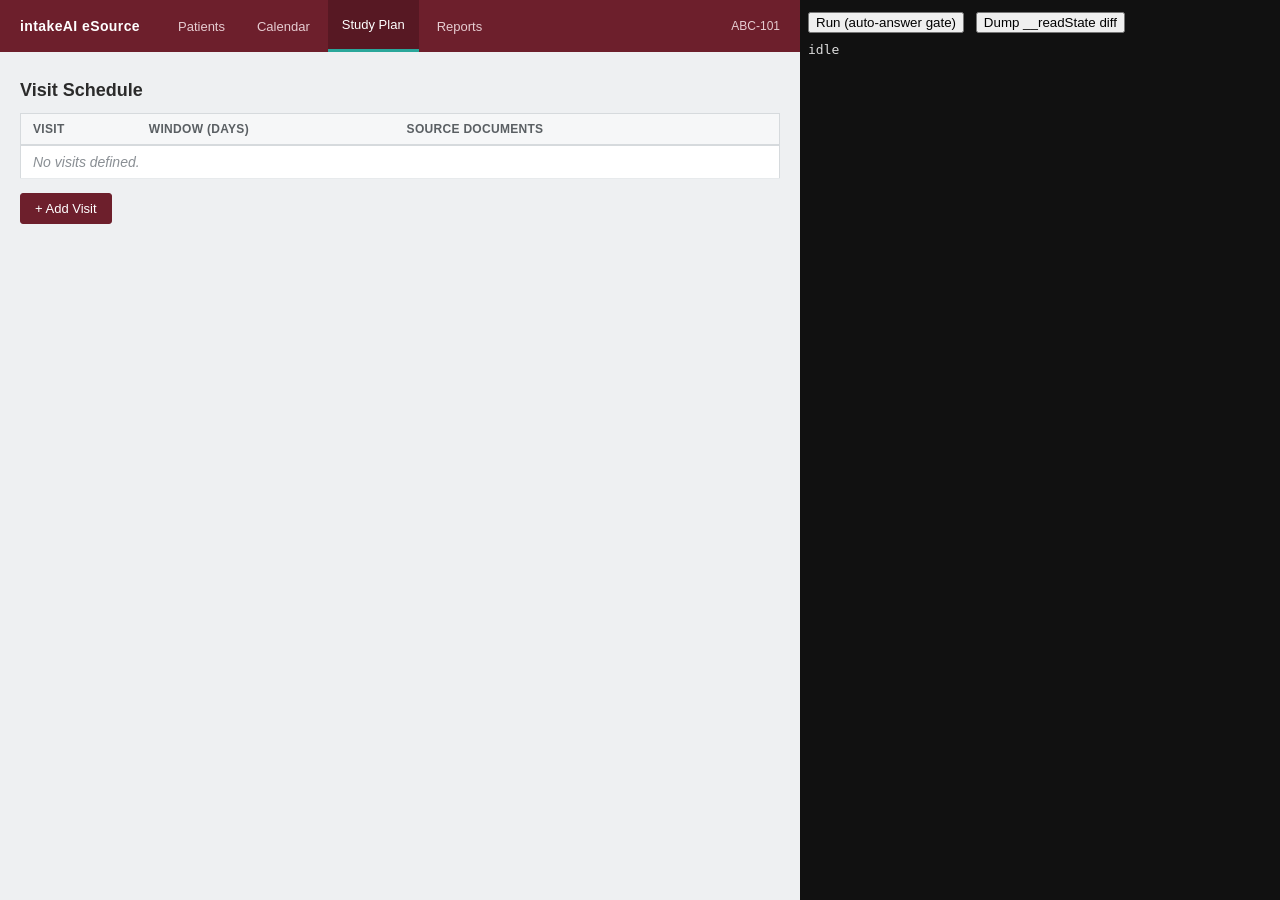
<file: site/test.html>
<!doctype html>
<html>
<head>
<meta charset="utf-8">
<title>agent harness</title>
<style>
  body { margin: 0; font: 13px/1.4 monospace; display: grid; grid-template-columns: 1fr 480px; height: 100vh; }
  iframe { width: 100%; height: 100%; border: 0; border-right: 2px solid #333; }
  #panel { overflow: auto; padding: 8px; background: #111; color: #ddd; }
  #log div { white-space: pre-wrap; border-bottom: 1px solid #222; padding: 1px 0; }
  .escalate { color: #fb0; } .error { color: #f66; } .verify { color: #6f6; } .warn { color: #f96; }
  button { margin: 4px 4px 8px 0; }
</style>
</head>
<body>
<iframe id="mock"></iframe>
<script>
  const which = new URLSearchParams(location.search).get('mock') || 'a';
  document.getElementById('mock').src = { a: 'mock-a/index.html', a2: 'mock-a2/index.html', b: 'mock-b/index.html' }[which];
</script>
<div id="panel">
  <button id="run">Run (auto-answer gate)</button>
  <button id="state">Dump __readState diff</button>
  <div id="status">idle</div>
  <div id="log"></div>
</div>
<script src="agent/lexicon.js"></script>
<script src="agent/snapshot.js"></script>
<script src="agent/actions.js"></script>
<script src="agent/mapper.js"></script>
<script src="agent/flows.js"></script>
<script src="agent/verify.js"></script>
<script src="agent/orchestrator.js"></script>
<script>
const logEl = document.getElementById('log');
function line(cls, text) {
  const d = document.createElement('div');
  d.className = cls; d.textContent = text;
  logEl.appendChild(d);
}
let lastResult = null;
document.getElementById('run').onclick = async () => {
  logEl.innerHTML = '';
  const ir = await (await fetch('ir/abc-101-study.ir.json')).json();
  const doc = document.getElementById('mock').contentDocument;
  document.getElementById('status').textContent = 'running…';
  lastResult = await window.IntakeAgent.orchestrator.run(ir, {
    doc,
    onLog(e) { if (e.level !== 'action') line(e.level, e.level + ' ' + e.message + (e.irPath ? '  [' + e.irPath + ']' : '')); },
    onProgress(p) { document.getElementById('status').textContent = p.stage + ': ' + p.detail; },
    async ask(item) {
      line('escalate', 'GATE(auto): ' + item.question);
      const pick = (item.suggestion && item.options.find(o => o.id === item.suggestion)) || item.options[0];
      line('escalate', '  -> ' + (pick ? pick.label : 'none'));
      return { optionId: pick ? pick.id : null };
    },
  });
  document.getElementById('status').textContent = 'done in ' + Math.round(lastResult.report.durationMs/1000) + 's';
  line('info', JSON.stringify(lastResult.report, null, 1));
  window.lastResult = lastResult;
};
document.getElementById('state').onclick = async () => {
  const win = document.getElementById('mock').contentWindow;
  const ir = await (await fetch('ir/abc-101-study.ir.json')).json();
  const state = win.__readState();
  window.__mockState = state;
  line('info', 'diff summary: ' + JSON.stringify(diff(ir, state)));
};
// crude diff for my own verification only (the agent never sees this)
function diff(ir, state) {
  const out = { visits: [], forms: [], fields: [], details: [] };
  for (const v of ir.visits) {
    const sv = state.study.visits.find(x => x.name === v.name);
    if (!sv) { out.visits.push('missing ' + v.name); continue; }
    if (String(sv.windowStart) !== String(v.window_start_day) || String(sv.windowEnd) !== String(v.window_end_day))
      out.details.push(v.name + ' window ' + sv.windowStart + '..' + sv.windowEnd);
    for (const f of v.forms) {
      const sf = sv.forms.find(x => x.name === f.name);
      if (!sf) { out.forms.push('missing ' + v.name + '/' + f.name); continue; }
      if (!!sf.repeating !== !!f.repeating) out.details.push(v.name + '/' + f.name + ' repeating=' + sf.repeating);
      const els = sf.fields;
      for (const fl of f.fields) {
        const se = els.find(e => e.label === fl.label);
        if (!se) { out.fields.push('missing ' + f.name + '/' + fl.label); continue; }
        if (se.type !== fl.type) out.details.push(f.name + '/' + fl.label + ' type=' + se.type + ' want ' + fl.type);
        if (!!se.required !== !!fl.required) out.details.push(f.name + '/' + fl.label + ' required=' + se.required);
        if (fl.min != null && String(se.min) !== String(fl.min)) out.details.push(f.name + '/' + fl.label + ' min=' + JSON.stringify(se.min));
        if (fl.max != null && String(se.max) !== String(fl.max)) out.details.push(f.name + '/' + fl.label + ' max=' + JSON.stringify(se.max));
        if (fl.units != null && se.units !== fl.units) out.details.push(f.name + '/' + fl.label + ' units=' + JSON.stringify(se.units));
        if (fl.formula != null && se.formula !== fl.formula) out.details.push(f.name + '/' + fl.label + ' formula=' + JSON.stringify(se.formula));
        const wantOpts = (fl.options || []).map(o => o.code + '=' + o.label).join('|');
        const gotOpts = (se.options || []).map(o => o.code + '=' + o.label).join('|');
        if (wantOpts !== gotOpts) out.details.push(f.name + '/' + fl.label + ' values got ' + gotOpts + ' want ' + wantOpts);
        if (fl.skip_logic) {
          if (!se.skipLogic) out.details.push(f.name + '/' + fl.label + ' skip missing');
          else if (se.skipLogic.whenFieldLabel !== fl.skip_logic.when_field_label || String(se.skipLogic.equalsValue) !== String(fl.skip_logic.equals_value))
            out.details.push(f.name + '/' + fl.label + ' skip=' + se.skipLogic.whenFieldLabel + '=' + se.skipLogic.equalsValue);
        } else if (se.skipLogic) out.details.push(f.name + '/' + fl.label + ' unexpected skip');
      }
      for (const se of els) if (!f.fields.find(fl => fl.label === se.label)) out.details.push(f.name + ' EXTRA element ' + JSON.stringify(se.label));
    }
  }
  out.counts = { visitsMissing: out.visits.length, formsMissing: out.forms.length, fieldsMissing: out.fields.length, detailIssues: out.details.length };
  return out;
}
</script>
</body>
</html>
</file>
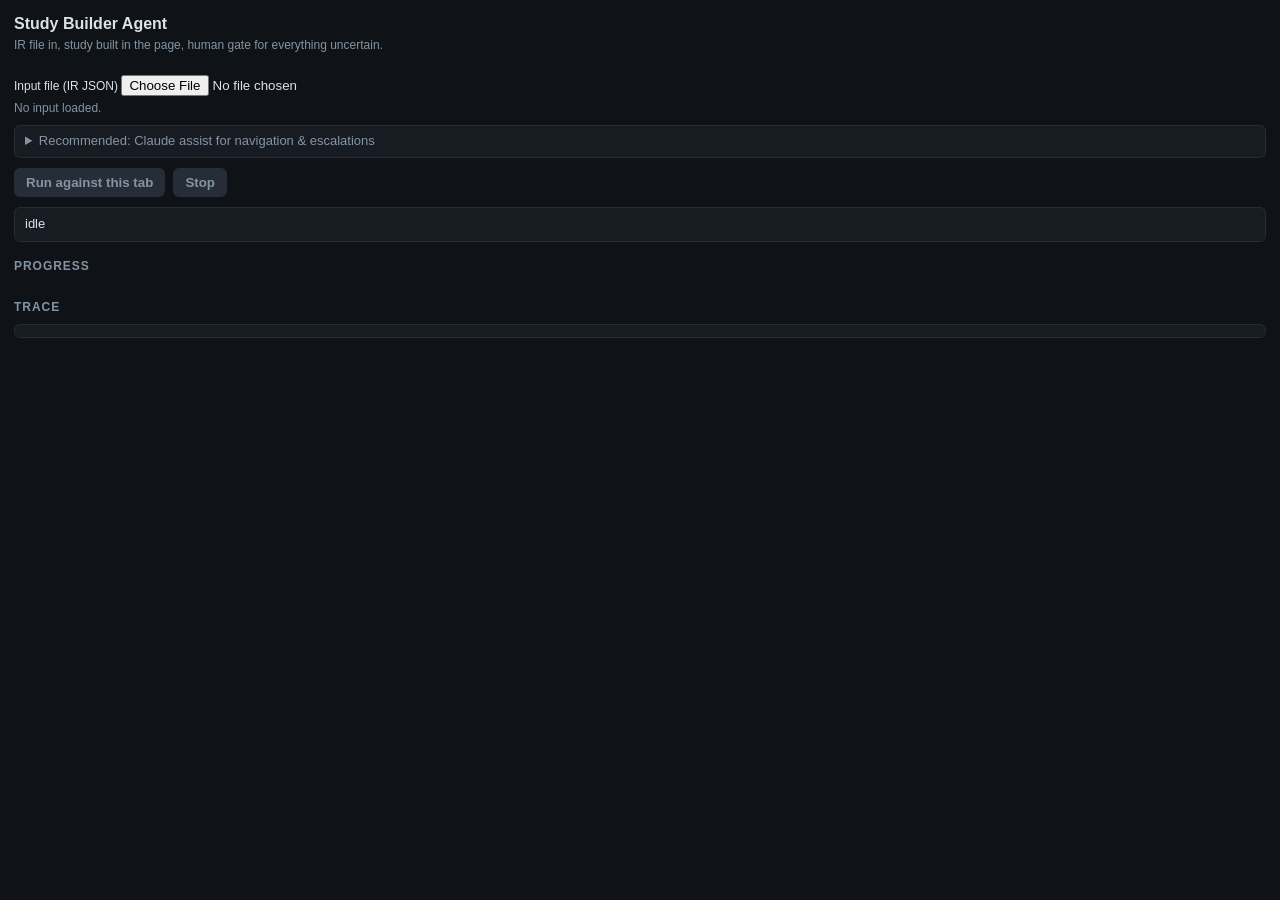
<file: extension/panel/panel.html>
<!doctype html>
<html>
<head>
<meta charset="utf-8">
<title>Study Builder Agent</title>
<link rel="stylesheet" href="panel.css">
</head>
<body>
<header>
  <h1>Study Builder Agent</h1>
  <div class="sub">IR file in, study built in the page, human gate for everything uncertain.</div>
</header>

<section id="setup">
  <label class="file-row">
    <span>Input file (IR JSON)</span>
    <input type="file" id="irFile" accept=".json,application/json">
  </label>
  <div id="irSummary" class="muted">No input loaded.</div>
  <details id="llmBox">
    <summary>Recommended: Claude assist for navigation &amp; escalations</summary>
    <label>Anthropic API key <input type="password" id="apiKey" placeholder="sk-ant-…"></label>
    <label>Model <input type="text" id="model" value="claude-sonnet-5"></label>
    <div class="muted">When set, the agent uses Claude as a fallback when semantic scoring cannot identify the right controls — for type mapping, navigation, and finding elements on unfamiliar platforms. Low-confidence answers still come to you. The key stays in extension storage.</div>
  </details>
  <div class="btn-row">
    <button id="run" disabled>Run against this tab</button>
    <button id="stop" disabled>Stop</button>
  </div>
  <div id="status" class="status">idle</div>
</section>

<section id="gate" hidden>
  <h2>Needs your decision</h2>
  <div id="gateCard"></div>
</section>

<section id="progress">
  <h2>Progress</h2>
  <div id="counters" class="counters"></div>
</section>

<section id="reportBox" hidden>
  <h2>Run report</h2>
  <div id="reportSummary"></div>
  <div class="btn-row">
    <button id="dlReport">Download report</button>
    <button id="dlTrace">Download trace</button>
  </div>
</section>

<section>
  <h2>Trace</h2>
  <div id="log"></div>
</section>

<script src="panel.js"></script>
</body>
</html>
</file>
<file: site/mock-a/assets/index-DS8niWJP.css>
*{box-sizing:border-box}body{margin:0;font-family:Segoe UI,Helvetica Neue,Arial,sans-serif;font-size:14px;color:#2b2b2b;background:#eef0f2}.app{min-height:100vh}.chrome{display:flex;align-items:center;gap:24px;background:#6d1f2c;color:#fff;padding:0 20px;height:52px}.brand{font-weight:700;letter-spacing:.4px}.chrome-tabs{display:flex;gap:4px;height:100%}.chrome-tab{border:none;background:transparent;color:#e6cdd2;padding:0 14px;height:100%;cursor:pointer;font-size:13px}.chrome-tab.active{background:#571823;color:#fff;border-bottom:3px solid #2aa79b}.study-name{margin-left:auto;font-size:12px;color:#e6cdd2}.main{padding:20px;max-width:1400px;margin:0 auto;overflow-x:auto}h2{margin:8px 0 12px;font-size:18px}h3{margin:4px 0 10px;font-size:15px}.breadcrumb{color:#6b6f73;font-size:12px;margin:0 0 6px}.empty{color:#8a8f94;font-style:italic}.grid{width:100%;border-collapse:collapse;background:#fff;border:1px solid #d6dadd;margin-bottom:14px}.grid th{text-align:left;background:#f6f7f8;border-bottom:2px solid #d6dadd;padding:8px 12px;font-size:12px;text-transform:uppercase;letter-spacing:.3px;color:#5a5f63}.grid td{padding:8px 12px;border-bottom:1px solid #e7eaec}.doc-name{font-weight:600}.row-actions{display:flex;gap:6px}.chip{display:inline-block;padding:2px 10px;border-radius:10px;font-size:11px;font-weight:600}.chip.draft{background:#f3e6c4;color:#7a5d10}.chip.active{background:#d0ecdf;color:#1e6b45}.btn{border:1px solid #c6cbcf;background:#fff;color:#2b2b2b;border-radius:3px;padding:7px 14px;cursor:pointer;font-size:13px}.btn.primary{background:#6d1f2c;border-color:#6d1f2c;color:#fff}.btn.teal{background:#2aa79b;border-color:#2aa79b;color:#fff}.btn.danger{background:#fff;border-color:#c0392b;color:#c0392b}.btn.small{padding:4px 10px;font-size:12px}.btn.link-btn{border:none;background:transparent;color:#6d1f2c;padding:4px 0}.link{border:none;background:transparent;color:#1a6f9c;cursor:pointer;text-decoration:underline;font-size:14px;padding:0}.pill{border:1px solid #c6cbcf;background:#f6f7f8;border-radius:14px;padding:3px 14px;margin-right:6px}.card{background:#fff;border:1px solid #d6dadd;padding:14px 16px;margin-top:12px;max-width:460px}.row{display:flex;flex-direction:column;gap:4px;margin-bottom:10px}.row.compact{margin-bottom:6px}.row label{font-size:12px;color:#5a5f63;font-weight:600}.row.checkbox{flex-direction:row;align-items:center;gap:8px}.row.checkbox label{order:2;font-weight:400;color:#2b2b2b}input[type=text],textarea,select{border:1px solid #c6cbcf;border-radius:3px;padding:6px 8px;font-size:13px;font-family:inherit;width:100%}input.narrow{width:110px}.actions{display:flex;gap:8px;margin-top:8px}fieldset{border:1px solid #d6dadd;border-radius:3px;margin:0 0 12px;padding:8px 10px}legend{font-size:12px;font-weight:600;color:#5a5f63;padding:0 4px}.builder-bar{display:flex;align-items:center;justify-content:space-between;background:#fff;border:1px solid #d6dadd;padding:8px 14px;margin-bottom:10px}.builder-bar-left{display:flex;align-items:center;gap:12px}.builder-bar-right{display:flex;gap:8px}.builder-title{font-weight:700;font-size:15px}.builder-status{color:#6b6f73;font-size:12px}.toast{background:#fff8e1;border:1px solid #e6cf8b;color:#7a5d10;padding:7px 12px;margin-bottom:10px;font-size:13px}.builder-columns{display:grid;grid-template-columns:230px minmax(360px,1fr) 340px;gap:12px;align-items:start;min-width:980px}.library,.options{background:#fff;border:1px solid #d6dadd;padding:12px}.library-list{list-style:none;margin:8px 0;padding:0;display:flex;flex-direction:column;gap:6px}.library-item{width:100%;text-align:left;border:1px solid #c6cbcf;background:#f6f7f8;border-radius:3px;padding:8px 10px;cursor:pointer;font-size:13px}.library-item:hover{background:#eef6f5;border-color:#2aa79b}.library-item.ghost{margin-top:8px}.canvas{min-height:400px}.page-tabs{display:flex;gap:4px;align-items:center;margin-bottom:8px}.page-tab{border:1px solid #d6dadd;border-bottom:none;background:#e3e6e8;padding:6px 16px;cursor:pointer;border-radius:3px 3px 0 0;font-size:13px}.page-tab.active{background:#fff;font-weight:600;border-top:3px solid #6d1f2c}.canvas-surface{background:#fff;border:1px solid #d6dadd;padding:14px;display:flex;flex-direction:column;gap:10px;min-height:360px}.element-card{border:1px solid #e0e3e6;border-radius:3px;padding:10px 12px;cursor:pointer;background:#fff}.element-card:hover{border-color:#2aa79b}.element-card.selected{border:2px solid #2aa79b;background:#fbfefd}.element-head{display:flex;justify-content:space-between;margin-bottom:6px}.element-label{font-weight:600}.element-meta{color:#8a8f94;font-size:12px}.element-preview{display:flex;align-items:center;gap:8px;flex-wrap:wrap}.element-preview .units{color:#6b6f73;font-size:12px}.choice{display:inline-flex;align-items:center;gap:4px;margin-right:10px}.choice input{width:auto}.value-row{display:flex;gap:8px;align-items:flex-end;margin-bottom:6px}.value-row .row{flex:1;margin-bottom:0}.value-row .btn{flex:0 0 auto}.modal-overlay{position:fixed;top:0;right:0;bottom:0;left:0;background:#1e1e1e80;display:flex;align-items:flex-start;justify-content:center;padding:40px 0;overflow-y:auto}.modal{background:#fff;border-radius:4px;padding:18px 22px;width:640px;max-height:80vh;overflow-y:auto}.preview-row{display:flex;flex-direction:column;gap:4px;margin-bottom:12px}.inline-form h3{margin-top:0}
</file>
<file: site/mock-a2/assets/index-DS8niWJP.css>
*{box-sizing:border-box}body{margin:0;font-family:Segoe UI,Helvetica Neue,Arial,sans-serif;font-size:14px;color:#2b2b2b;background:#eef0f2}.app{min-height:100vh}.chrome{display:flex;align-items:center;gap:24px;background:#6d1f2c;color:#fff;padding:0 20px;height:52px}.brand{font-weight:700;letter-spacing:.4px}.chrome-tabs{display:flex;gap:4px;height:100%}.chrome-tab{border:none;background:transparent;color:#e6cdd2;padding:0 14px;height:100%;cursor:pointer;font-size:13px}.chrome-tab.active{background:#571823;color:#fff;border-bottom:3px solid #2aa79b}.study-name{margin-left:auto;font-size:12px;color:#e6cdd2}.main{padding:20px;max-width:1400px;margin:0 auto;overflow-x:auto}h2{margin:8px 0 12px;font-size:18px}h3{margin:4px 0 10px;font-size:15px}.breadcrumb{color:#6b6f73;font-size:12px;margin:0 0 6px}.empty{color:#8a8f94;font-style:italic}.grid{width:100%;border-collapse:collapse;background:#fff;border:1px solid #d6dadd;margin-bottom:14px}.grid th{text-align:left;background:#f6f7f8;border-bottom:2px solid #d6dadd;padding:8px 12px;font-size:12px;text-transform:uppercase;letter-spacing:.3px;color:#5a5f63}.grid td{padding:8px 12px;border-bottom:1px solid #e7eaec}.doc-name{font-weight:600}.row-actions{display:flex;gap:6px}.chip{display:inline-block;padding:2px 10px;border-radius:10px;font-size:11px;font-weight:600}.chip.draft{background:#f3e6c4;color:#7a5d10}.chip.active{background:#d0ecdf;color:#1e6b45}.btn{border:1px solid #c6cbcf;background:#fff;color:#2b2b2b;border-radius:3px;padding:7px 14px;cursor:pointer;font-size:13px}.btn.primary{background:#6d1f2c;border-color:#6d1f2c;color:#fff}.btn.teal{background:#2aa79b;border-color:#2aa79b;color:#fff}.btn.danger{background:#fff;border-color:#c0392b;color:#c0392b}.btn.small{padding:4px 10px;font-size:12px}.btn.link-btn{border:none;background:transparent;color:#6d1f2c;padding:4px 0}.link{border:none;background:transparent;color:#1a6f9c;cursor:pointer;text-decoration:underline;font-size:14px;padding:0}.pill{border:1px solid #c6cbcf;background:#f6f7f8;border-radius:14px;padding:3px 14px;margin-right:6px}.card{background:#fff;border:1px solid #d6dadd;padding:14px 16px;margin-top:12px;max-width:460px}.row{display:flex;flex-direction:column;gap:4px;margin-bottom:10px}.row.compact{margin-bottom:6px}.row label{font-size:12px;color:#5a5f63;font-weight:600}.row.checkbox{flex-direction:row;align-items:center;gap:8px}.row.checkbox label{order:2;font-weight:400;color:#2b2b2b}input[type=text],textarea,select{border:1px solid #c6cbcf;border-radius:3px;padding:6px 8px;font-size:13px;font-family:inherit;width:100%}input.narrow{width:110px}.actions{display:flex;gap:8px;margin-top:8px}fieldset{border:1px solid #d6dadd;border-radius:3px;margin:0 0 12px;padding:8px 10px}legend{font-size:12px;font-weight:600;color:#5a5f63;padding:0 4px}.builder-bar{display:flex;align-items:center;justify-content:space-between;background:#fff;border:1px solid #d6dadd;padding:8px 14px;margin-bottom:10px}.builder-bar-left{display:flex;align-items:center;gap:12px}.builder-bar-right{display:flex;gap:8px}.builder-title{font-weight:700;font-size:15px}.builder-status{color:#6b6f73;font-size:12px}.toast{background:#fff8e1;border:1px solid #e6cf8b;color:#7a5d10;padding:7px 12px;margin-bottom:10px;font-size:13px}.builder-columns{display:grid;grid-template-columns:230px minmax(360px,1fr) 340px;gap:12px;align-items:start;min-width:980px}.library,.options{background:#fff;border:1px solid #d6dadd;padding:12px}.library-list{list-style:none;margin:8px 0;padding:0;display:flex;flex-direction:column;gap:6px}.library-item{width:100%;text-align:left;border:1px solid #c6cbcf;background:#f6f7f8;border-radius:3px;padding:8px 10px;cursor:pointer;font-size:13px}.library-item:hover{background:#eef6f5;border-color:#2aa79b}.library-item.ghost{margin-top:8px}.canvas{min-height:400px}.page-tabs{display:flex;gap:4px;align-items:center;margin-bottom:8px}.page-tab{border:1px solid #d6dadd;border-bottom:none;background:#e3e6e8;padding:6px 16px;cursor:pointer;border-radius:3px 3px 0 0;font-size:13px}.page-tab.active{background:#fff;font-weight:600;border-top:3px solid #6d1f2c}.canvas-surface{background:#fff;border:1px solid #d6dadd;padding:14px;display:flex;flex-direction:column;gap:10px;min-height:360px}.element-card{border:1px solid #e0e3e6;border-radius:3px;padding:10px 12px;cursor:pointer;background:#fff}.element-card:hover{border-color:#2aa79b}.element-card.selected{border:2px solid #2aa79b;background:#fbfefd}.element-head{display:flex;justify-content:space-between;margin-bottom:6px}.element-label{font-weight:600}.element-meta{color:#8a8f94;font-size:12px}.element-preview{display:flex;align-items:center;gap:8px;flex-wrap:wrap}.element-preview .units{color:#6b6f73;font-size:12px}.choice{display:inline-flex;align-items:center;gap:4px;margin-right:10px}.choice input{width:auto}.value-row{display:flex;gap:8px;align-items:flex-end;margin-bottom:6px}.value-row .row{flex:1;margin-bottom:0}.value-row .btn{flex:0 0 auto}.modal-overlay{position:fixed;top:0;right:0;bottom:0;left:0;background:#1e1e1e80;display:flex;align-items:flex-start;justify-content:center;padding:40px 0;overflow-y:auto}.modal{background:#fff;border-radius:4px;padding:18px 22px;width:640px;max-height:80vh;overflow-y:auto}.preview-row{display:flex;flex-direction:column;gap:4px;margin-bottom:12px}.inline-form h3{margin-top:0}
</file>
<file: extension/panel/panel.css>
:root {
  --bg: #0f1216;
  --card: #171c22;
  --line: #262d36;
  --text: #dbe2ea;
  --muted: #8494a5;
  --accent: #37b3a2;
  --warn: #e6b04a;
  --bad: #e06666;
  --good: #6fbf73;
}
* { box-sizing: border-box; }
body {
  margin: 0;
  background: var(--bg);
  color: var(--text);
  font: 13px/1.45 -apple-system, "Segoe UI", Roboto, sans-serif;
  padding: 12px 14px 40px;
}
header h1 { font-size: 16px; margin: 0 0 2px; }
.sub, .muted { color: var(--muted); font-size: 12px; }
section { margin-top: 16px; }
h2 { font-size: 12px; text-transform: uppercase; letter-spacing: 0.08em; color: var(--muted); margin: 0 0 8px; }
label { display: block; margin: 8px 0 4px; font-size: 12px; }
input[type="text"], input[type="password"] {
  width: 100%; background: var(--card); color: var(--text);
  border: 1px solid var(--line); border-radius: 6px; padding: 6px 8px;
}
.file-row input { margin-top: 4px; }
button {
  background: var(--accent); color: #06211d; font-weight: 600;
  border: 0; border-radius: 6px; padding: 7px 12px; cursor: pointer;
}
button:disabled { background: var(--line); color: var(--muted); cursor: default; }
button.secondary { background: var(--card); color: var(--text); border: 1px solid var(--line); }
.btn-row { display: flex; gap: 8px; margin-top: 10px; flex-wrap: wrap; }
.status { margin-top: 10px; padding: 7px 10px; background: var(--card); border: 1px solid var(--line); border-radius: 6px; }
.counters { display: grid; grid-template-columns: 1fr 1fr; gap: 6px; }
.counter { background: var(--card); border: 1px solid var(--line); border-radius: 6px; padding: 6px 9px; }
.counter b { font-size: 15px; display: block; }
#gate { border: 1px solid var(--warn); border-radius: 8px; padding: 10px; background: #1d1a12; }
#gateCard .q { font-weight: 600; margin-bottom: 6px; }
#gateCard .evidence { color: var(--muted); font-size: 12px; margin: 6px 0; white-space: pre-wrap; }
#gateCard .llm-note { color: var(--accent); font-size: 12px; margin: 6px 0; }
#gateCard button { display: block; width: 100%; text-align: left; margin: 4px 0; background: var(--card); color: var(--text); border: 1px solid var(--line); }
#gateCard button:hover { border-color: var(--accent); }
#gateCard .detail { color: var(--muted); font-weight: 400; font-size: 11px; }
#log { max-height: 320px; overflow: auto; background: var(--card); border: 1px solid var(--line); border-radius: 6px; padding: 6px 8px; font-family: ui-monospace, monospace; font-size: 11px; }
#log div { border-bottom: 1px solid #1d232b; padding: 2px 0; white-space: pre-wrap; }
#log .escalate, #log .warn { color: var(--warn); }
#log .error { color: var(--bad); }
#log .verify { color: var(--good); }
#log .status { background: none; border: 0; padding: 2px 0; margin: 0; color: #9fc3e8; }
#reportSummary { background: var(--card); border: 1px solid var(--line); border-radius: 6px; padding: 8px 10px; white-space: pre-wrap; font-family: ui-monospace, monospace; font-size: 11px; }
details { margin-top: 8px; background: var(--card); border: 1px solid var(--line); border-radius: 6px; padding: 6px 10px; }
details summary { cursor: pointer; color: var(--muted); }
</file>
